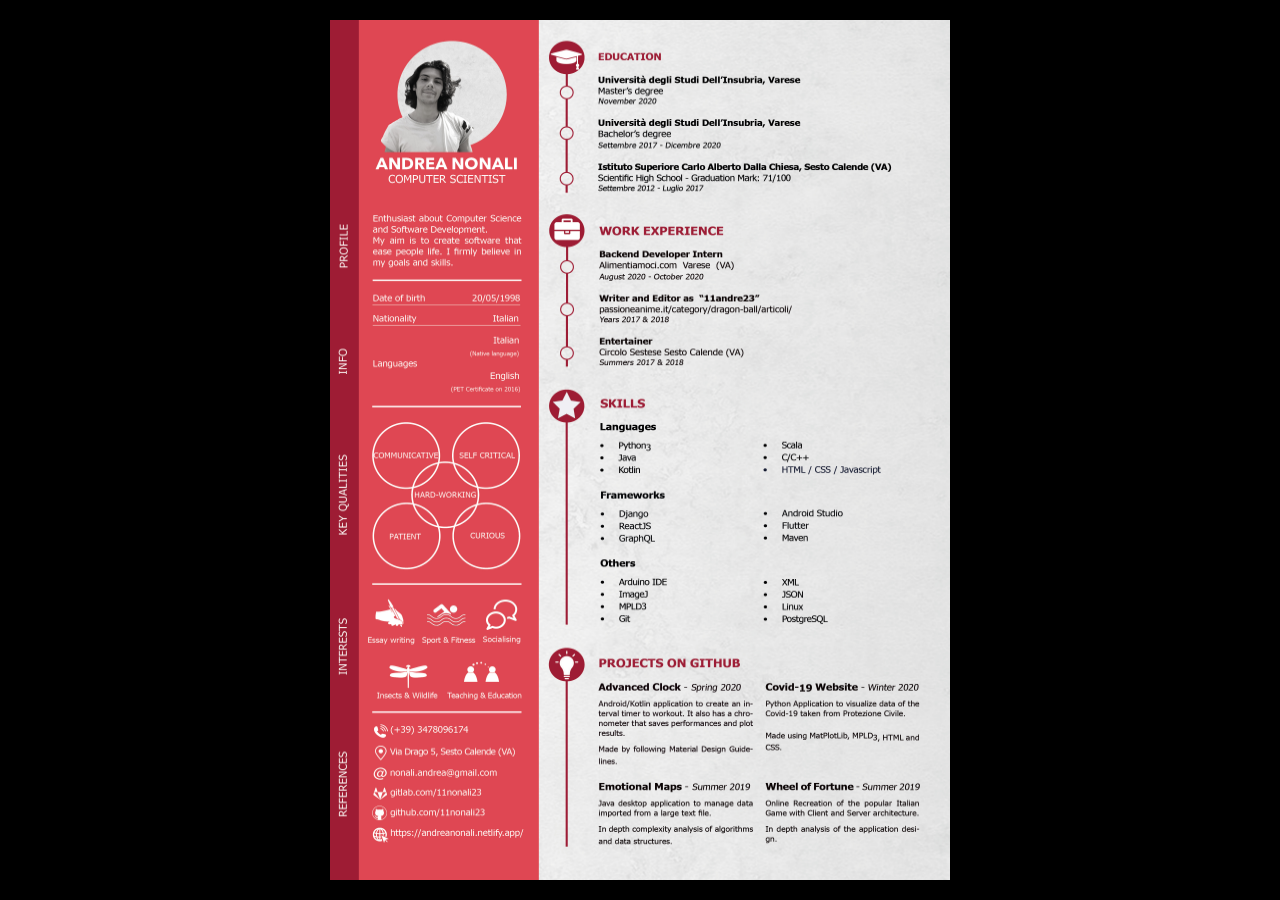
<file: curriculum.html>
<html lang="eng">
    <head>
        <meta charset="UTF-8">
        <title>Curriculum</title>
        <link rel="stylesheet" type="text/css" href="curriculum.css">
    </head>
    <body>
        <div class="img-container">
            <img src="Illustrazioni/CV.jpg" alt="" height="100%">
        </div>
    </body>
</html>
</file>
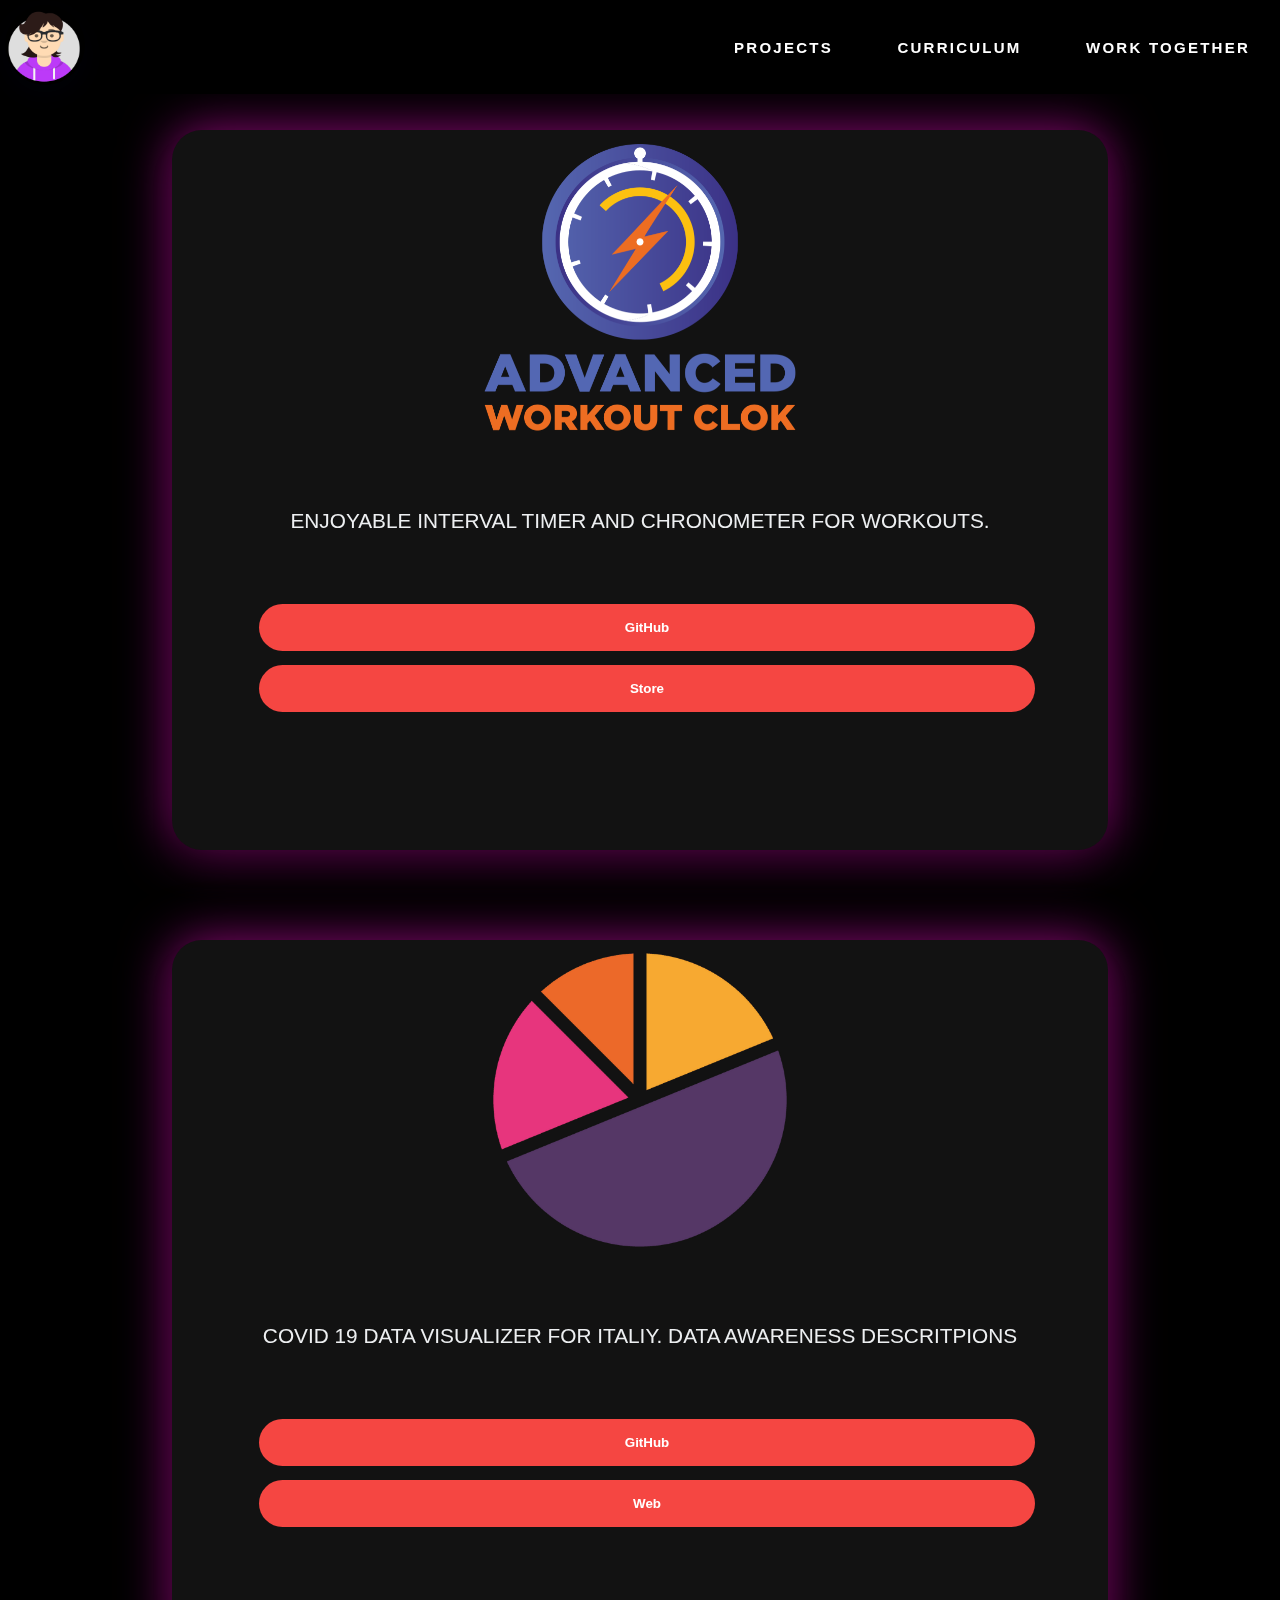
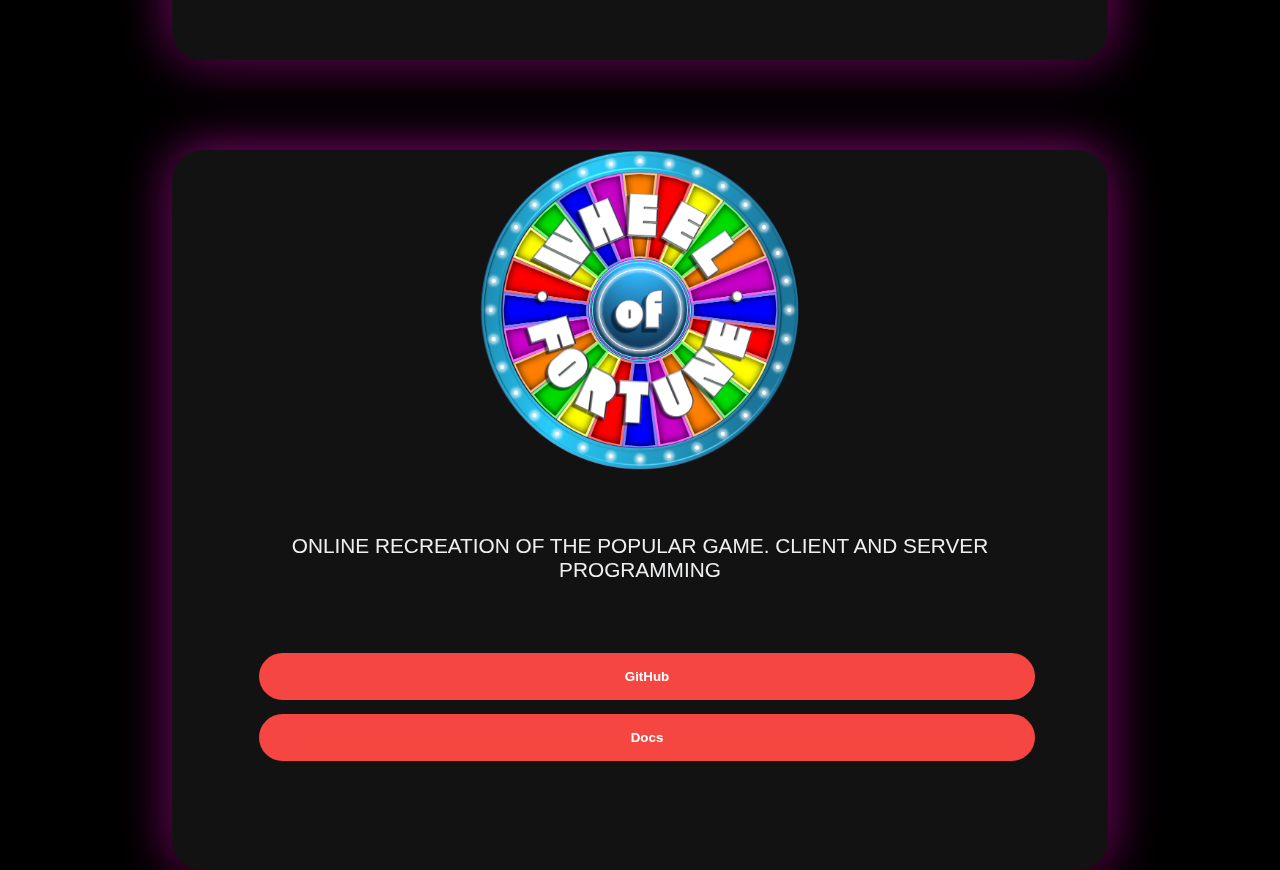
<file: projects.html>
<!DOCTYPE html>
<html lang="en">
<head>
    <meta charset="UTF-8">
    <title>Projects</title>
    <link rel="stylesheet" href="projects.css">
</head>
<body>
    <nav class="navigation" id="nav-top">
        <a href="index.html">
            <img src="Avatar/Avatar.png" class="avatar" width="80" height="80" alt="">
        </a>
        <div class="navigation_links">
            <a class="underline" href="projects.html">Projects</a>
            <a class="underline" href="curriculum.html">Curriculum</a>
            <a class="underline" href="work.html">Work together</a>
        </div>
    </nav>
    <div class="container">
        <div class="card1">
            <div class="awc-logo">
                <img src="Logos/awc.png" alt="awc">
            </div>
            <div class="info">
                <h3>ENJOYABLE INTERVAL TIMER AND CHRONOMETER FOR WORKOUTS.</h3>
                <div class="github">
                    <button onclick="location.href='https://github.com/11nonali23/Advanced-Workout-Clock'" type="button">GitHub</button>
                    <button onclick="location.href='https://play.google.com/store/apps/details?id=com.andrea.advanced_workout_clock'" type="button">Store</button>
                </div>
            </div>
        </div>
        <div class="card2">
            <div class="awc-logo">
                <img src="Logos/covid_chart.png" alt="awc">
            </div>
            <div class="info">
                <h3>COVID 19 DATA VISUALIZER FOR ITALIY. DATA AWARENESS DESCRITPIONS</h3>
                <div class="github">
                    <button onclick="location.href='https://github.com/11nonali23/ncovid2019_data_visualizer'" type="button">GitHub</button>
                    <button onclick="location.href='https://11nonali23.github.io/ncovid2019_data_visualizer/'" type="button">Web</button>
                </div>
            </div>
        </div>
        <div class="card3">
            <div class="awc-logo">
                <img src="Logos/fortune_wheelpng.png" alt="awc">
            </div>
            <div class="info">
                <h3>ONLINE RECREATION OF THE POPULAR GAME. CLIENT AND SERVER PROGRAMMING</h3>
                <div class="github">
                    <button onclick="location.href='https://github.com/11nonali23/Fortune_Wheel_Recreation'" type="button">GitHub</button>
                    <button onclick="location.href='https://github.com/11nonali23/Fortune_Wheel_Recreation/blob/master/RELAZIONE.pdf" type="button">Docs</button>
                </div>
            </div>
        </div>
    </div>
    <script src="https://ajax.googleapis.com/ajax/libs/jquery/1.12.1/jquery.min.js"></script>
    <script src="projects.js"></script>
    <script src="nav.js"></script>
</body>
</html>
</file>
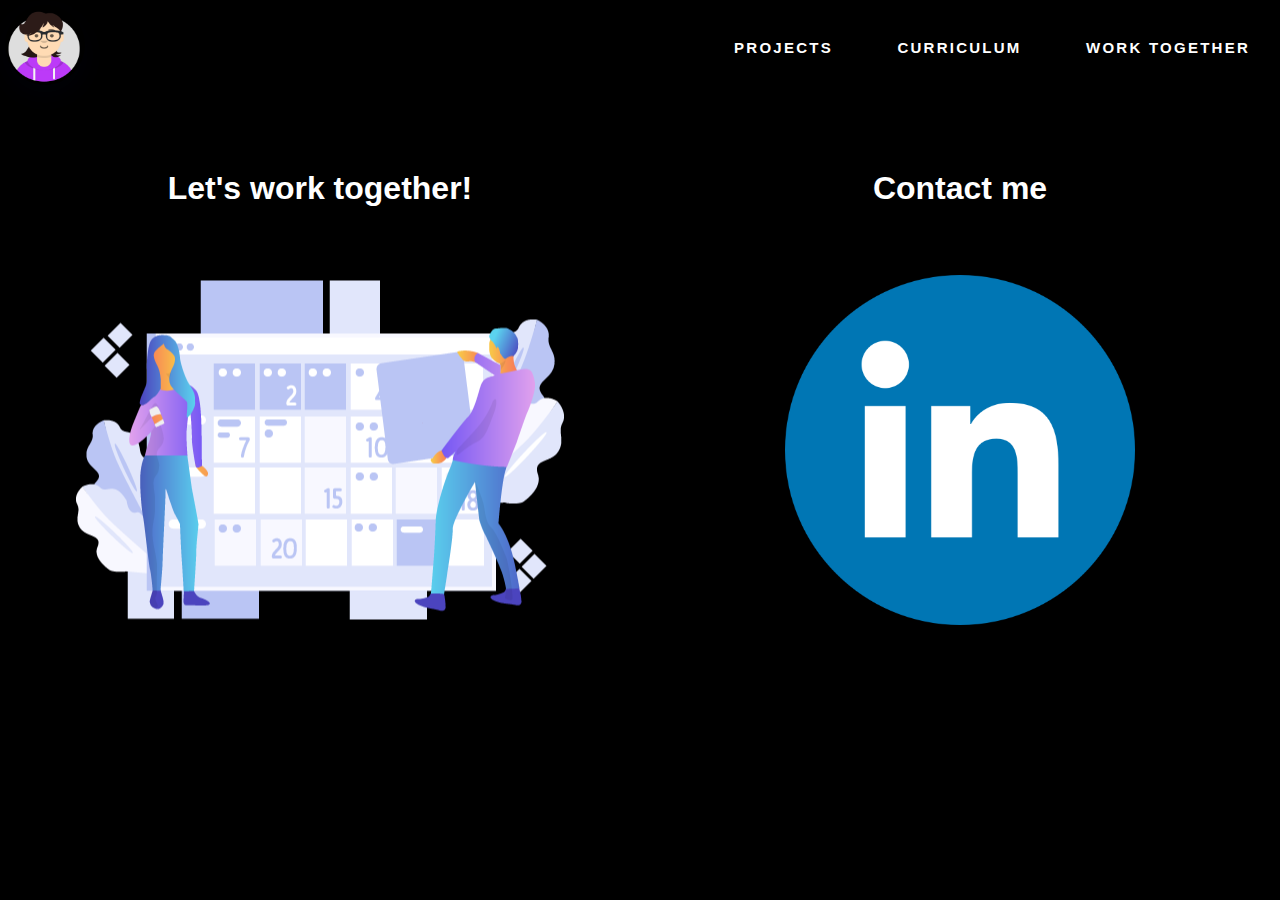
<file: work.html>
<!DOCTYPE html>
<html lang="en">
<head>
    <meta charset="UTF-8">
    <title>Work Together</title>
    <link rel="stylesheet" type="text/css" href="work.css">
</head>
<body>
    <nav class="navigation" id="nav-top">
        <a href="index.html">
            <img src="Avatar/Avatar.png" class="avatar" width="80" height="80" alt="">
        </a>
        <div class="navigation_links">
            <a class="underline" href="projects.html">Projects</a>
            <a class="underline" href="curriculum.html">Curriculum</a>
            <a class="underline" href="work.html">Work together</a>
        </div>
    </nav>
    <div class="container">
        <div class="half" id="work-div">
            <h2>Let's work together!</h2>
            <img src="Illustrazioni/work.png" alt="" class="center">
        </div>

        <div class="half">
            <h2>Contact me</h2>
        <a href="https://www.linkedin.com/in/andrea-nonali-4131181ab/" class="a-center">
            <img src="Logos/linkedin.webp" alt="" class="center" width="350px" height="350px">
        </a>
        </div>

    </div>

    <script src="nav.js"></script>
</body>
    
</html>
</file>
<file: curriculum.css>
:root {
    --white: #fff;
    --black: #000000;
    --materialBlack: #121212;
    --grayWhite: #f6f9ff;
    --lightBlue: #e9efff;
    --primary: #8D0776;
    --darkGray: #2f4f75;
    --denim: #35465e;
    --porpoise: #495d74;
    --coin: #929eac;
    --cloud: #b6bec7;
    --salt: #dbdfe3;
    --lightSalt: #edeff1;
}

body {
    margin: 0px;
    padding: 20px;
    background-color: var(--black);
    font-family: Euclid Circular B,-apple-system,BlinkMacSystemFont,Helvetica,Arial;
}

.img-container {
    border-radius: 20px;
}
img {
    display: block;
    margin-left: auto;
    margin-right: auto;
    width: 50%;
}
</file>
<file: projects.css>
:root {
   --white: #fff;
   --black: #000000;
   --materialBlack: #121212;
   --grayWhite: #f6f9ff;
   --lightBlue: #e9efff;
   --primary: #8D0776;
   --darkGray: #2f4f75;
   --denim: #35465e;
   --porpoise: #495d74;
   --coin: #929eac;
   --cloud: #b6bec7;
   --salt: #dbdfe3;
   --lightSalt: #edeff1;
}

* {
   margin: 0;
   padding: 0;
   box-sizing: border-box;
}


body {
   min-height: 100vh;
   display: flex;
   perspective: 1000px;
   background-color: var(--black);
   font-family: Euclid Circular B,-apple-system,BlinkMacSystemFont,Helvetica,Arial;
}

.navigation {
  position: absolute;
  display: flex;
  width: 100%;
  z-index: 100;
  align-items: center;
  justify-content: space-between;
  z-index: 11;
  background-color: black;
  transition: all ease 0.5s;
}

.navigation-sticky {
  position: fixed;
  display: flex;
  width: 100%;
  z-index: 100;
  align-items: center;
  justify-content: space-between;
  z-index: 11;
  background-color: var(--materialBlack);
  box-shadow: 0 1px 1px 0 var(--primary);
}

.avatar {
  margin: 5px;
  border-radius: 50%;
  box-shadow: 0 10px 30px rgba(0,37,132,.06);
  -webkit-transition: -webkit-transform .8s ease-in-out;
  transition: transform .8s ease-in-out;
}

.navigation-links {
  display: flex;
}

.navigation .underline {
  display: inline-block;
  position: relative;
  padding: 15px 20px;
  margin: auto 10px;
  font-weight: 700;
  font-size: 15px;
  line-height: 23px;
  color: var(--white);
  transition: color .2s ease;
  text-decoration: none;
  color: var(--white);
  text-transform: uppercase;
  text-decoration: none;
  letter-spacing: 0.15em;
}

/* for the unerline effect!*/
.underline:after {    
  background: none repeat scroll 0 0 transparent;
  bottom: 0;
  content: "";
  display: block;
  height: 2px;
  left: 50%;
  position: absolute;
  background: var(--primary);
  transition: width 0.3s ease 0s, left 0.3s ease 0s;
  width: 0;
}

.underline:hover:after { 
  width: 100%; 
  left: 0; 
}

.container {
   position: absolute;
   width: 100%;
   height: 100vh;
   /* margin-top: 55px; */
   padding: 120px;
   display: flex;
   text-align: center;
   flex-wrap: wrap;
   /*add gap when wrapping*/
   gap: 80px;
   justify-content: space-between;
}

.card1, .card2, .card3 {
   position: relative;
   height: 80vh;
   width: 30%;
   margin-top: 10px;
   border-radius: 30px;
   padding: 0rem 5rem;
   background-color: var(--materialBlack);
   transform-style: preserve-3d;
   box-shadow: 0 20px 20px rgba(0, 0, 0, 0.2), 0px 0px 50px var(--primary);
}


.awc-logo {
   min-height: 35vh;
   display: flex;
   align-items: center;
   justify-content: center;
}

.awc-logo img {
   width: 20rem;
   z-index: 2;
   transition: all 0.75s ease-out;
}

.info h1 {
   font-size: 3rem;
   transition: all 0.75s ease-out;
}

.info h3 {
   padding: 2rem 0rem;
   margin-top: 2rem;
   font-weight: lighter;
   font-size: 1.3rem;
   color: var(--lightSalt);
   transition: all 0.75s ease-out;
}

.github {
   margin-top: 2rem;
   transition: all 0.75s ease-out;
}

.github button {
   width: 100%;
   margin: 7px;
   padding: 1rem 0rem;
   background: #f54642;
   border: none;
   color: white;
   cursor: pointer;
   border-radius: 30px;
   font-weight: bolder;
}

@media (max-width: 1391px) { 
   .container {
      justify-content: center;
   } 
   .card1, .card2, .card3 {
      width: 90%;
   }
 }
</file>
<file: work.css>
:root {
   --white: #fff;
   --black: #000000;
   --materialBlack: #121212;
   --grayWhite: #f6f9ff;
   --lightBlue: #e9efff;
   --primary: #8D0776;
   --darkGray: #2f4f75;
   --denim: #35465e;
   --porpoise: #495d74;
   --coin: #929eac;
   --cloud: #b6bec7;
   --salt: #dbdfe3;
   --lightSalt: #edeff1;
}

* {
    margin: 0;
    padding: 0;
    box-sizing: border-box;
}

 
 body {
    min-height: 100vh;
    display: flex;
    perspective: 1000px;
    background-color: var(--black);
    font-family: Euclid Circular B,-apple-system,BlinkMacSystemFont,Helvetica,Arial;
 }

 .navigation {
   position: absolute;
   display: flex;
   width: 100%;
   z-index: 100;
   align-items: center;
   justify-content: space-between;
   z-index: 11;
   background-color: black;
   transition: all ease 0.5s;
}

.navigation-sticky {
   position: fixed;
   display: flex;
   width: 100%;
   z-index: 100;
   align-items: center;
   justify-content: space-between;
   z-index: 11;
   background-color: var(--materialBlack);
   box-shadow: 0 1px 1px 0 var(--primary);
}

.avatar {
   margin: 5px;
   border-radius: 50%;
   box-shadow: 0 10px 30px rgba(0,37,132,.06);
   -webkit-transition: -webkit-transform .8s ease-in-out;
   transition: transform .8s ease-in-out;
}

.navigation-links {
   display: flex;
}

.navigation .underline {
   display: inline-block;
   position: relative;
   padding: 15px 20px;
   margin: auto 10px;
   font-weight: 700;
   font-size: 15px;
   line-height: 23px;
   color: var(--white);
   transition: color .2s ease;
   text-decoration: none;
   color: var(--white);
   text-transform: uppercase;
   text-decoration: none;
   letter-spacing: 0.15em;
}

/* for the unerline effect!*/
.underline:after {    
   background: none repeat scroll 0 0 transparent;
   bottom: 0;
   content: "";
   display: block;
   height: 2px;
   left: 50%;
   position: absolute;
   background: var(--primary);
   transition: width 0.3s ease 0s, left 0.3s ease 0s;
   width: 0;
}

.underline:hover:after { 
   width: 100%; 
   left: 0; 
}

.container {
   display: flex;
   width: 100%;
   align-content: center;
}

.half {
    width: 50%;
    position: relative;
    text-align: center;
}

h2 {
   color: var(--white);
   padding: 50px;
   margin-top: 120px;
   font-size: 32px;
}

.center {
    margin: 0;
    position: absolute;
    top: 50%;
    left: 50%;
    -ms-transform: translate(-50%, -50%);
    transform: translate(-50%, -50%);
}

@media (max-width: 920px) { 
   .container {
      flex-direction: column;
      justify-content: center;
      margin-top: 50px;
   } 
   
   h2 {
      margin-top: 100px;
   }

   .half {
      width: 100%;
      height: 100vh;
   }
   #work-div {
      display: none;
   }
 }
</file>
